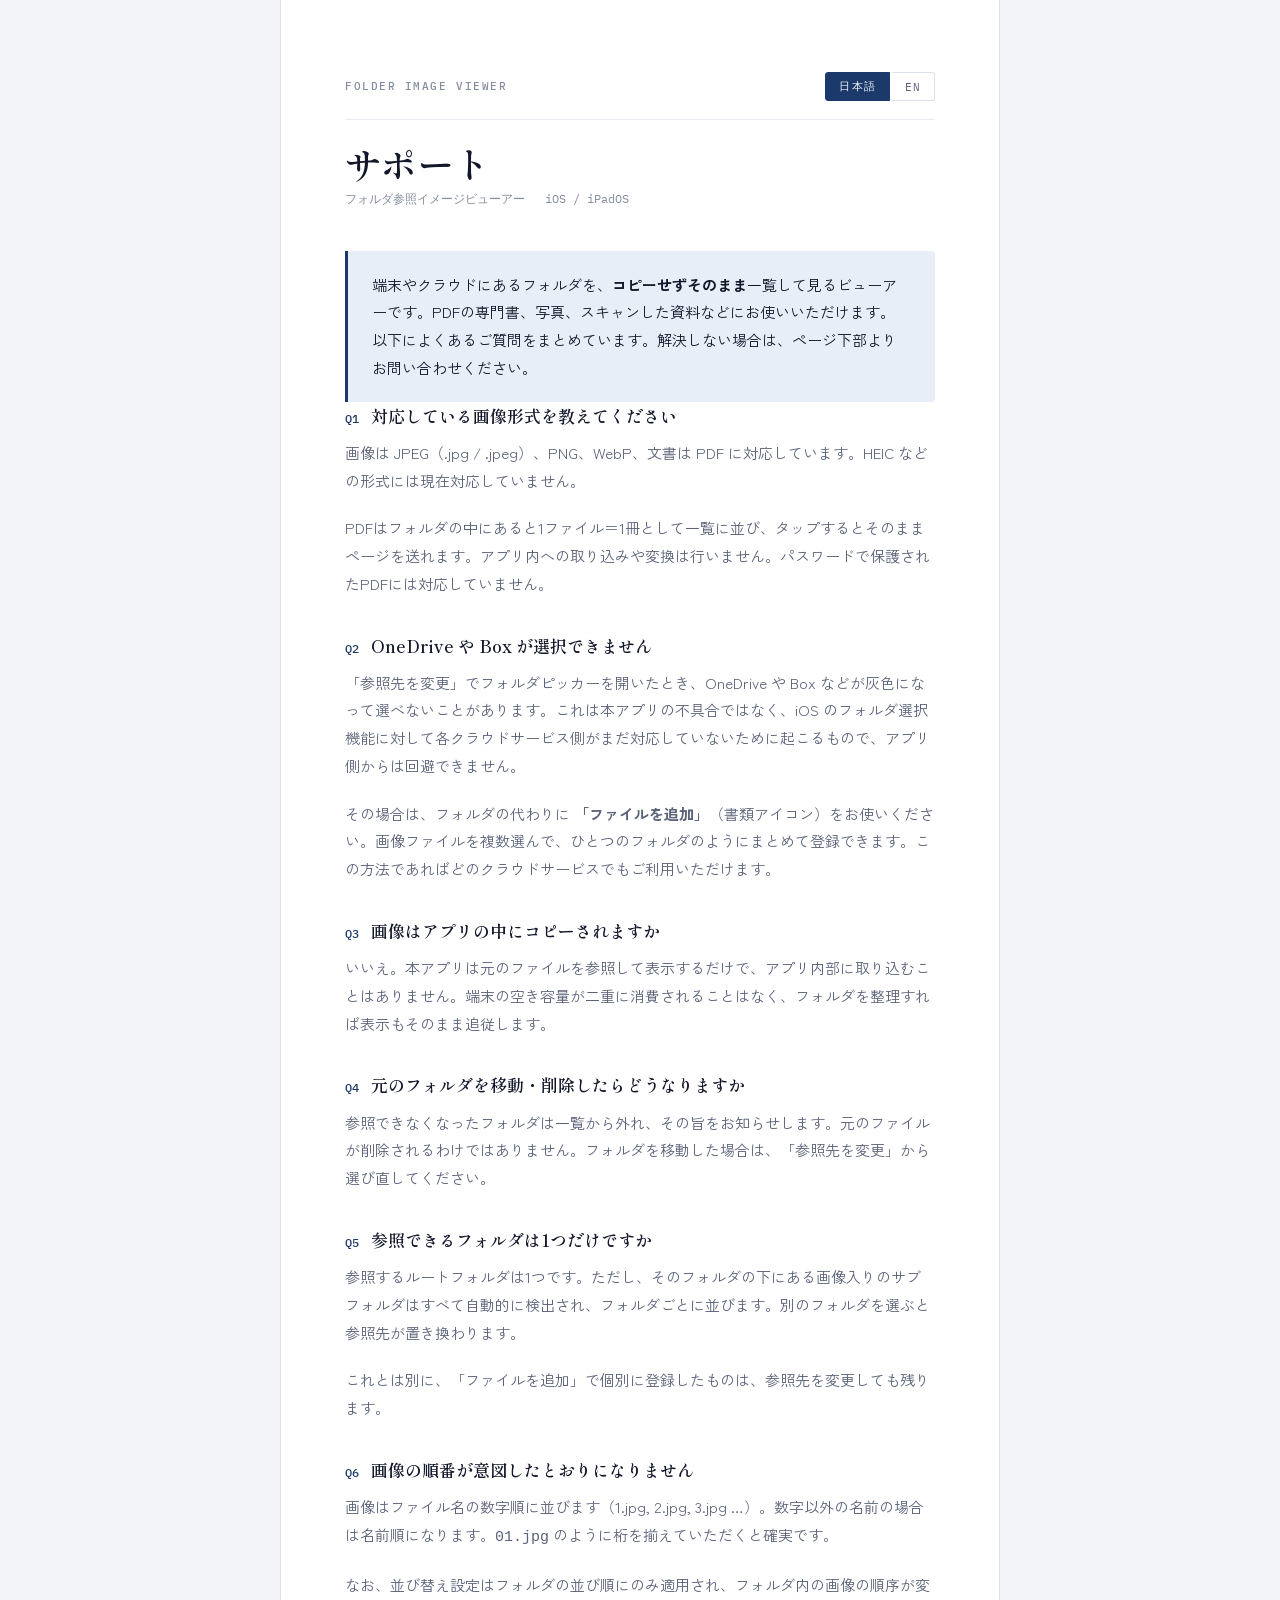
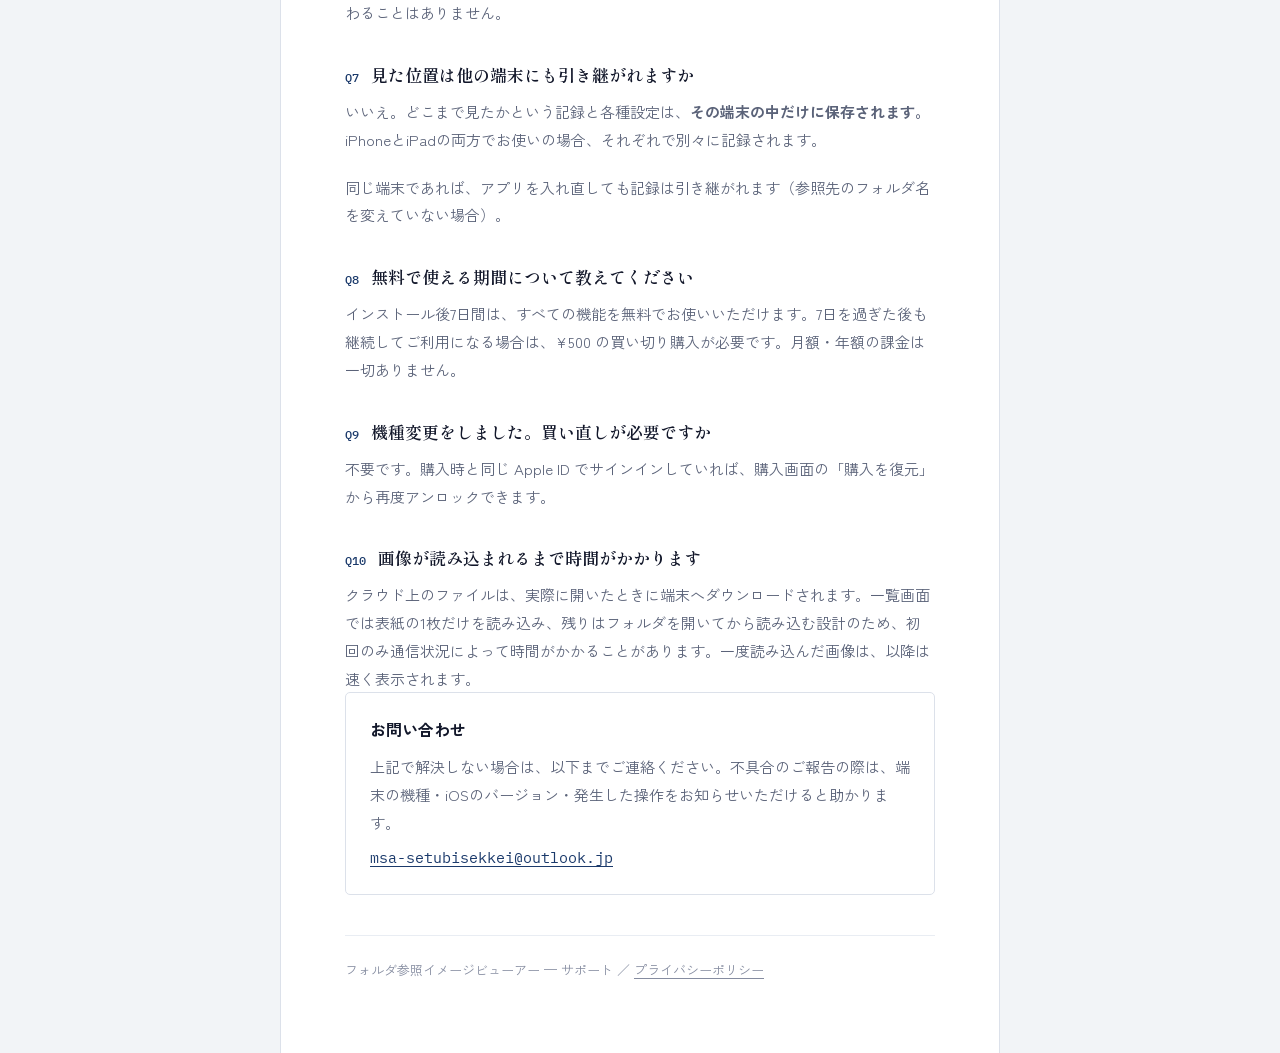
<file: index.html>
<!DOCTYPE html>
<html lang="ja">
<head>
<meta charset="utf-8">
<meta name="viewport" content="width=device-width, initial-scale=1">
<title>フォルダ参照イメージビューアー — サポート</title>
<meta name="description" content="フォルダ参照イメージビューアーのサポートページ。よくある質問とお問い合わせ先。">
<link rel="preconnect" href="https://fonts.googleapis.com">
<link rel="preconnect" href="https://fonts.gstatic.com" crossorigin>
<link rel="stylesheet" href="https://fonts.googleapis.com/css2?family=Shippori+Mincho:wght@600&family=Zen+Kaku+Gothic+New:wght@400;500;700&family=IBM+Plex+Mono:wght@400;500&display=swap">
<link rel="stylesheet" href="style.css">
</head>
<body>
<div class="sheet">
  <header>
    <div class="topline">
      <span class="appname">Folder Image Viewer</span>
      <div class="langswitch" role="group" aria-label="Language">
        <button id="btn-ja" type="button" aria-pressed="true">日本語</button>
        <button id="btn-en" type="button" aria-pressed="false">EN</button>
      </div>
    </div>
    <div id="head-ja">
      <h1>サポート</h1>
      <div class="meta"><span>フォルダ参照イメージビューアー</span><span>iOS / iPadOS</span></div>
    </div>
    <div id="head-en" hidden>
      <h1>Support</h1>
      <div class="meta"><span>Folder Image Viewer</span><span>iOS / iPadOS</span></div>
    </div>
  </header>

  <div id="body-ja">
    <div class="lede">
      端末やクラウドにあるフォルダを、<strong>コピーせずそのまま</strong>一覧して見るビューアーです。PDFの専門書、写真、スキャンした資料などにお使いいただけます。
      以下によくあるご質問をまとめています。解決しない場合は、ページ下部よりお問い合わせください。
    </div>

    <div class="clauses">
      <section class="clause">
        <h2><span class="num">Q1</span>対応している画像形式を教えてください</h2>
        <p>画像は JPEG（.jpg / .jpeg）、PNG、WebP、文書は PDF に対応しています。HEIC などの形式には現在対応していません。</p>
        <p>PDFはフォルダの中にあると1ファイル＝1冊として一覧に並び、タップするとそのままページを送れます。アプリ内への取り込みや変換は行いません。パスワードで保護されたPDFには対応していません。</p>
      </section>

      <section class="clause">
        <h2><span class="num">Q2</span>OneDrive や Box が選択できません</h2>
        <p>「参照先を変更」でフォルダピッカーを開いたとき、OneDrive や Box などが灰色になって選べないことがあります。これは本アプリの不具合ではなく、iOS のフォルダ選択機能に対して各クラウドサービス側がまだ対応していないために起こるもので、アプリ側からは回避できません。</p>
        <p>その場合は、フォルダの代わりに <strong>「ファイルを追加」</strong>（書類アイコン）をお使いください。画像ファイルを複数選んで、ひとつのフォルダのようにまとめて登録できます。この方法であればどのクラウドサービスでもご利用いただけます。</p>
      </section>

      <section class="clause">
        <h2><span class="num">Q3</span>画像はアプリの中にコピーされますか</h2>
        <p>いいえ。本アプリは元のファイルを参照して表示するだけで、アプリ内部に取り込むことはありません。端末の空き容量が二重に消費されることはなく、フォルダを整理すれば表示もそのまま追従します。</p>
      </section>

      <section class="clause">
        <h2><span class="num">Q4</span>元のフォルダを移動・削除したらどうなりますか</h2>
        <p>参照できなくなったフォルダは一覧から外れ、その旨をお知らせします。元のファイルが削除されるわけではありません。フォルダを移動した場合は、「参照先を変更」から選び直してください。</p>
      </section>

      <section class="clause">
        <h2><span class="num">Q5</span>参照できるフォルダは1つだけですか</h2>
        <p>参照するルートフォルダは1つです。ただし、そのフォルダの下にある画像入りのサブフォルダはすべて自動的に検出され、フォルダごとに並びます。別のフォルダを選ぶと参照先が置き換わります。</p>
        <p>これとは別に、「ファイルを追加」で個別に登録したものは、参照先を変更しても残ります。</p>
      </section>

      <section class="clause">
        <h2><span class="num">Q6</span>画像の順番が意図したとおりになりません</h2>
        <p>画像はファイル名の数字順に並びます（1.jpg, 2.jpg, 3.jpg …）。数字以外の名前の場合は名前順になります。<code>01.jpg</code> のように桁を揃えていただくと確実です。</p>
        <p>なお、並び替え設定はフォルダの並び順にのみ適用され、フォルダ内の画像の順序が変わることはありません。</p>
      </section>

      <section class="clause">
        <h2><span class="num">Q7</span>見た位置は他の端末にも引き継がれますか</h2>
        <p>いいえ。どこまで見たかという記録と各種設定は、<strong>その端末の中だけに保存されます。</strong>iPhoneとiPadの両方でお使いの場合、それぞれで別々に記録されます。</p>         <p>同じ端末であれば、アプリを入れ直しても記録は引き継がれます（参照先のフォルダ名を変えていない場合）。</p>
      </section>

      <section class="clause">
        <h2><span class="num">Q8</span>無料で使える期間について教えてください</h2>
        <p>インストール後7日間は、すべての機能を無料でお使いいただけます。7日を過ぎた後も継続してご利用になる場合は、¥500 の買い切り購入が必要です。月額・年額の課金は一切ありません。</p>
      </section>

      <section class="clause">
        <h2><span class="num">Q9</span>機種変更をしました。買い直しが必要ですか</h2>
        <p>不要です。購入時と同じ Apple ID でサインインしていれば、購入画面の「購入を復元」から再度アンロックできます。</p>
      </section>

      <section class="clause">
        <h2><span class="num">Q10</span>画像が読み込まれるまで時間がかかります</h2>
        <p>クラウド上のファイルは、実際に開いたときに端末へダウンロードされます。一覧画面では表紙の1枚だけを読み込み、残りはフォルダを開いてから読み込む設計のため、初回のみ通信状況によって時間がかかることがあります。一度読み込んだ画像は、以降は速く表示されます。</p>
      </section>
    </div>

    <div class="contact">
      <strong>お問い合わせ</strong>
      <p>上記で解決しない場合は、以下までご連絡ください。不具合のご報告の際は、端末の機種・iOSのバージョン・発生した操作をお知らせいただけると助かります。</p>
      <span class="addr"><a href="mailto:msa-setubisekkei@outlook.jp">msa-setubisekkei@outlook.jp</a></span>
    </div>
  </div>

  <div id="body-en" hidden>
    <div class="lede">
      A viewer for the folders already on your device or in the cloud —
      <strong>without copying anything</strong>. Technical PDFs, photos, scanned documents, and more.
      Common questions are answered below; if none of them help, please get in touch at the bottom of this page.
    </div>

    <div class="clauses">
      <section class="clause">
        <h2><span class="num">Q1</span>Which image formats are supported?</h2>
        <p>Images: JPEG (.jpg / .jpeg), PNG, and WebP. Documents: PDF. HEIC is not currently supported.</p>
        <p>A PDF inside your folder appears as a single entry — one file, one volume — and opens straight into page turning. Nothing is converted or imported. Password-protected PDFs are not supported.</p>
      </section>

      <section class="clause">
        <h2><span class="num">Q2</span>I can't select OneDrive or Box</h2>
        <p>When you open the folder picker via "Change Source Folder", services such as OneDrive and Box may appear greyed out. This is not a fault in the app — those services have not yet adopted the iOS API required for folder selection, and the app cannot work around it.</p>
        <p>Use <strong>"Add Files"</strong> (the document icon) instead. You can select several image files at once and register them as a single group. This works with any cloud service.</p>
      </section>

      <section class="clause">
        <h2><span class="num">Q3</span>Are my images copied into the app?</h2>
        <p>No. The app reads your original files in place and never imports them. Your storage is not consumed twice, and reorganising your folders is reflected immediately.</p>
      </section>

      <section class="clause">
        <h2><span class="num">Q4</span>What happens if I move or delete the original folder?</h2>
        <p>Folders that can no longer be reached are removed from the gallery and you are notified. Your original files are never deleted. If you moved a folder, simply re-select it via "Change Source Folder".</p>
      </section>

      <section class="clause">
        <h2><span class="num">Q5</span>Can I reference more than one folder?</h2>
        <p>One source folder at a time. Every subfolder containing images beneath it is detected automatically and listed as its own group. Choosing another folder replaces the current one.</p>
        <p>Groups added individually via "Add Files" are separate and are kept when you change the source folder.</p>
      </section>

      <section class="clause">
        <h2><span class="num">Q6</span>My images are in the wrong order</h2>
        <p>Images follow the numbers in their file names (1.jpg, 2.jpg, 3.jpg …). Names without numbers fall back to alphabetical order. Zero-padding (<code>01.jpg</code>) is the most reliable.</p>
        <p>The sort setting applies only to the order of folders in the gallery — it never changes the order inside them.</p>
      </section>

      <section class="clause">
        <h2><span class="num">Q7</span>Does my position carry across devices?</h2>
        <p>No. Your position and preferences are stored <strong>on that device only</strong>. If you use both an iPhone and an iPad, each keeps its own record.</p>         <p>On the same device, your position survives reinstalling the app, as long as your folder names have not changed.</p>
      </section>

      <section class="clause">
        <h2><span class="num">Q8</span>How does the free period work?</h2>
        <p>Everything is free for 7 days after install. To keep using the app after that, a one-time purchase of ¥500 unlocks it permanently. There are no subscriptions.</p>
      </section>

      <section class="clause">
        <h2><span class="num">Q9</span>I got a new device — do I have to buy it again?</h2>
        <p>No. As long as you are signed in with the same Apple ID, tap "Restore Purchase" on the purchase screen to unlock it again.</p>
      </section>

      <section class="clause">
        <h2><span class="num">Q10</span>Images take a while to load</h2>
        <p>Files stored in the cloud are downloaded when you actually open them. The gallery loads only the cover of each folder, and the rest load once you open it — so the first read may take a moment depending on your connection. Pages load quickly after that.</p>
      </section>
    </div>

    <div class="contact">
      <strong>Contact</strong>
      <p>If none of the above helps, please get in touch. For bug reports, it helps to include your device model, iOS version, and what you were doing when the problem occurred.</p>
      <span class="addr"><a href="mailto:msa-setubisekkei@outlook.jp">msa-setubisekkei@outlook.jp</a></span>
    </div>
  </div>

  <footer>
    <span id="foot-ja">フォルダ参照イメージビューアー — サポート ／ <a href="privacy.html">プライバシーポリシー</a></span>
    <span id="foot-en" hidden>Folder Image Viewer — Support ／ <a href="privacy.html">Privacy Policy</a></span>
  </footer>
</div>
<script src="lang.js"></script>
</body>
</html>
</file>
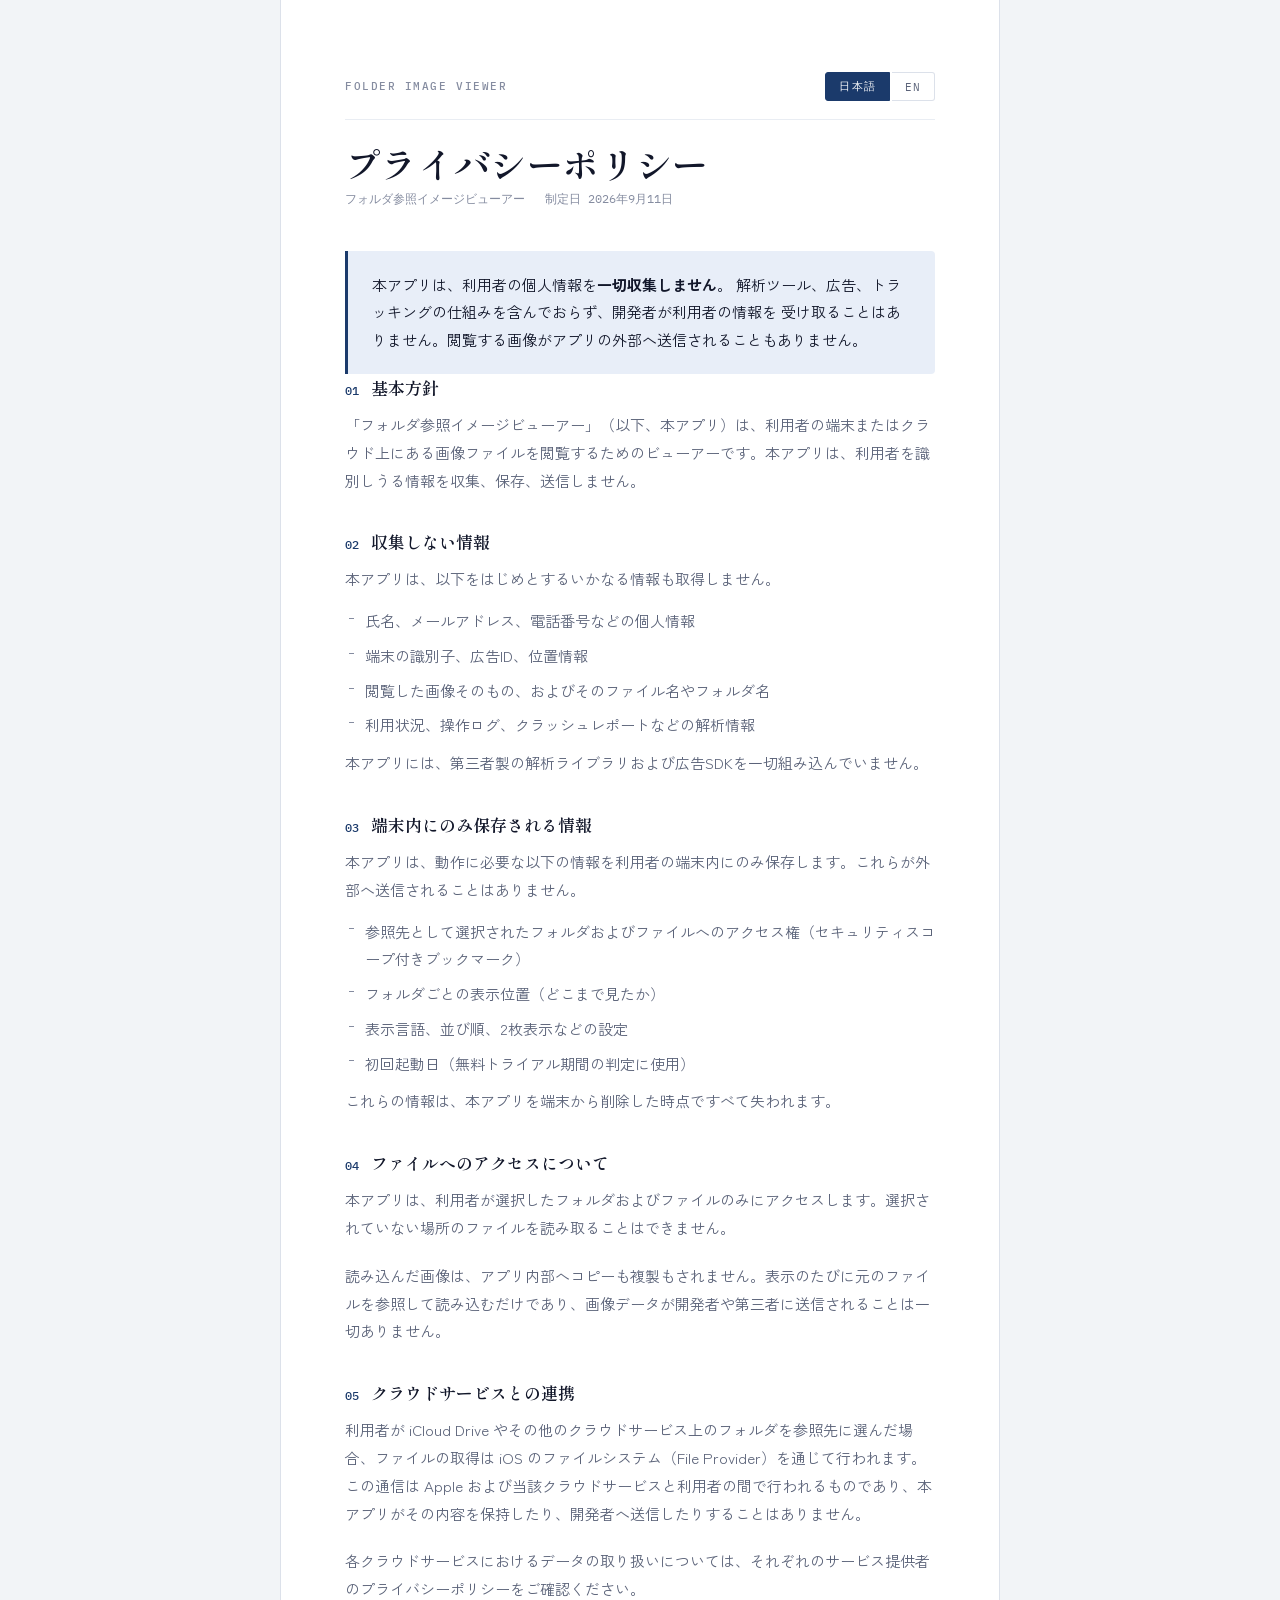
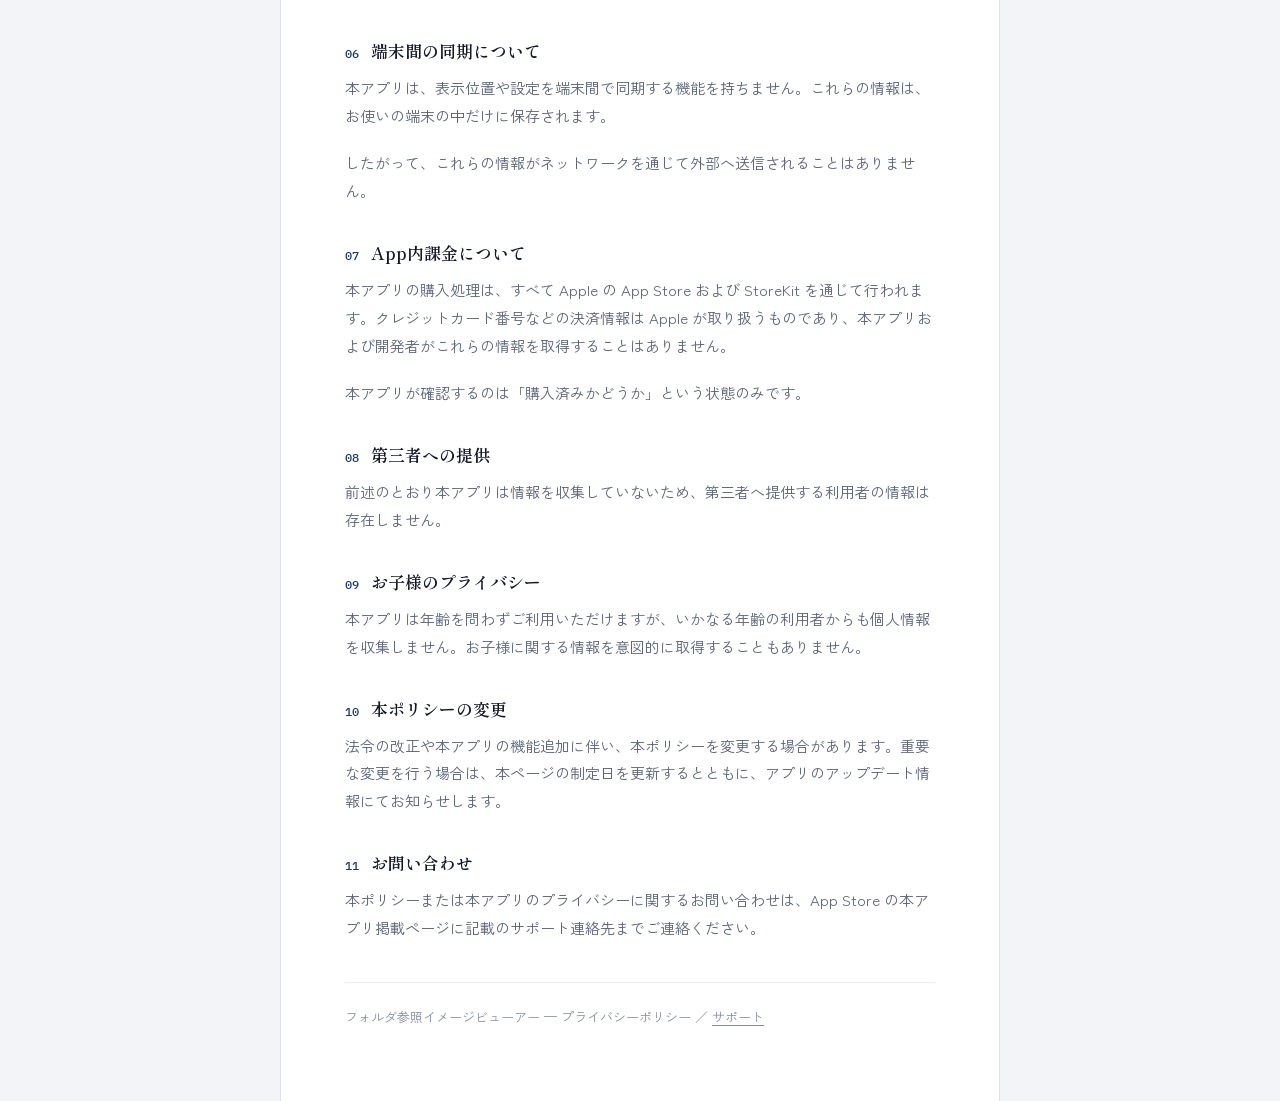
<file: privacy.html>
<!DOCTYPE html>
<html lang="ja">
<head>
<meta charset="utf-8">
<meta name="viewport" content="width=device-width, initial-scale=1">
<title>フォルダ参照イメージビューアー — プライバシーポリシー</title>
<meta name="description" content="フォルダ参照イメージビューアーのプライバシーポリシー。本アプリは個人情報を一切収集しません。">
<link rel="preconnect" href="https://fonts.googleapis.com">
<link rel="preconnect" href="https://fonts.gstatic.com" crossorigin>
<link rel="stylesheet" href="https://fonts.googleapis.com/css2?family=Shippori+Mincho:wght@600&family=Zen+Kaku+Gothic+New:wght@400;500;700&family=IBM+Plex+Mono:wght@400;500&display=swap">
<link rel="stylesheet" href="style.css">
</head>
<body>
<div class="sheet">
  <header>
    <div class="topline">
      <span class="appname">Folder Image Viewer</span>
      <div class="langswitch" role="group" aria-label="Language">
        <button id="btn-ja" type="button" aria-pressed="true">日本語</button>
        <button id="btn-en" type="button" aria-pressed="false">EN</button>
      </div>
    </div>

    <div id="head-ja">
      <h1>プライバシーポリシー</h1>
      <div class="meta">
        <span>フォルダ参照イメージビューアー</span>
        <span>制定日 2026年9月11日</span>
      </div>
    </div>

    <div id="head-en" hidden>
      <h1>Privacy Policy</h1>
      <div class="meta">
        <span>Folder Image Viewer</span>
        <span>Effective 11 September 2026</span>
      </div>
    </div>
  </header>

  <!-- ============== 日本語 ============== -->
  <div id="body-ja">
    <div class="lede">
      本アプリは、利用者の個人情報を<strong>一切収集しません</strong>。
      解析ツール、広告、トラッキングの仕組みを含んでおらず、開発者が利用者の情報を
      受け取ることはありません。閲覧する画像がアプリの外部へ送信されることもありません。
    </div>

    <div class="clauses">
      <section class="clause">
        <h2><span class="num">01</span>基本方針</h2>
        <p>「フォルダ参照イメージビューアー」（以下、本アプリ）は、利用者の端末またはクラウド上にある画像ファイルを閲覧するためのビューアーです。本アプリは、利用者を識別しうる情報を収集、保存、送信しません。</p>
      </section>

      <section class="clause">
        <h2><span class="num">02</span>収集しない情報</h2>
        <p>本アプリは、以下をはじめとするいかなる情報も取得しません。</p>
        <ul>
          <li>氏名、メールアドレス、電話番号などの個人情報</li>
          <li>端末の識別子、広告ID、位置情報</li>
          <li>閲覧した画像そのもの、およびそのファイル名やフォルダ名</li>
          <li>利用状況、操作ログ、クラッシュレポートなどの解析情報</li>
        </ul>
        <p>本アプリには、第三者製の解析ライブラリおよび広告SDKを一切組み込んでいません。</p>
      </section>

      <section class="clause">
        <h2><span class="num">03</span>端末内にのみ保存される情報</h2>
        <p>本アプリは、動作に必要な以下の情報を利用者の端末内にのみ保存します。これらが外部へ送信されることはありません。</p>
        <ul>
          <li>参照先として選択されたフォルダおよびファイルへのアクセス権（セキュリティスコープ付きブックマーク）</li>
          <li>フォルダごとの表示位置（どこまで見たか）</li>
          <li>表示言語、並び順、2枚表示などの設定</li>
          <li>初回起動日（無料トライアル期間の判定に使用）</li>
        </ul>
        <p>これらの情報は、本アプリを端末から削除した時点ですべて失われます。</p>
      </section>

      <section class="clause">
        <h2><span class="num">04</span>ファイルへのアクセスについて</h2>
        <p>本アプリは、利用者が選択したフォルダおよびファイルのみにアクセスします。選択されていない場所のファイルを読み取ることはできません。</p>
        <p>読み込んだ画像は、アプリ内部へコピーも複製もされません。表示のたびに元のファイルを参照して読み込むだけであり、画像データが開発者や第三者に送信されることは一切ありません。</p>
      </section>

      <section class="clause">
        <h2><span class="num">05</span>クラウドサービスとの連携</h2>
        <p>利用者が iCloud Drive やその他のクラウドサービス上のフォルダを参照先に選んだ場合、ファイルの取得は iOS のファイルシステム（File Provider）を通じて行われます。この通信は Apple および当該クラウドサービスと利用者の間で行われるものであり、本アプリがその内容を保持したり、開発者へ送信したりすることはありません。</p>
        <p>各クラウドサービスにおけるデータの取り扱いについては、それぞれのサービス提供者のプライバシーポリシーをご確認ください。</p>
      </section>

      <section class="clause">
        <h2><span class="num">06</span>端末間の同期について</h2>
        <p>本アプリは、表示位置や設定を端末間で同期する機能を持ちません。これらの情報は、お使いの端末の中だけに保存されます。</p>
        <p>したがって、これらの情報がネットワークを通じて外部へ送信されることはありません。</p>
      </section>

      <section class="clause">
        <h2><span class="num">07</span>App内課金について</h2>
        <p>本アプリの購入処理は、すべて Apple の App Store および StoreKit を通じて行われます。クレジットカード番号などの決済情報は Apple が取り扱うものであり、本アプリおよび開発者がこれらの情報を取得することはありません。</p>
        <p>本アプリが確認するのは「購入済みかどうか」という状態のみです。</p>
      </section>

      <section class="clause">
        <h2><span class="num">08</span>第三者への提供</h2>
        <p>前述のとおり本アプリは情報を収集していないため、第三者へ提供する利用者の情報は存在しません。</p>
      </section>

      <section class="clause">
        <h2><span class="num">09</span>お子様のプライバシー</h2>
        <p>本アプリは年齢を問わずご利用いただけますが、いかなる年齢の利用者からも個人情報を収集しません。お子様に関する情報を意図的に取得することもありません。</p>
      </section>

      <section class="clause">
        <h2><span class="num">10</span>本ポリシーの変更</h2>
        <p>法令の改正や本アプリの機能追加に伴い、本ポリシーを変更する場合があります。重要な変更を行う場合は、本ページの制定日を更新するとともに、アプリのアップデート情報にてお知らせします。</p>
      </section>

      <section class="clause">
        <h2><span class="num">11</span>お問い合わせ</h2>
        <p>本ポリシーまたは本アプリのプライバシーに関するお問い合わせは、App Store の本アプリ掲載ページに記載のサポート連絡先までご連絡ください。</p>
      </section>
    </div>
  </div>

  <!-- ============== English ============== -->
  <div id="body-en" hidden>
    <div class="lede">
      This app <strong>collects no personal information whatsoever</strong>.
      It contains no analytics, no advertising, and no tracking of any kind, and the
      developer receives no information about you. The images you view are never
      transmitted anywhere outside the app.
    </div>

    <div class="clauses">
      <section class="clause">
        <h2><span class="num">01</span>Our position</h2>
        <p>Folder Image Viewer ("the app") is a viewer for image files that already live on your device or in your cloud storage. The app does not collect, store, or transmit any information that could identify you.</p>
      </section>

      <section class="clause">
        <h2><span class="num">02</span>What we do not collect</h2>
        <p>The app gathers none of the following:</p>
        <ul>
          <li>Personal information such as your name, email address, or phone number</li>
          <li>Device identifiers, advertising IDs, or location data</li>
          <li>The images you view, or their file and folder names</li>
          <li>Usage analytics, interaction logs, or crash reports</li>
        </ul>
        <p>No third-party analytics library or advertising SDK is included in the app.</p>
      </section>

      <section class="clause">
        <h2><span class="num">03</span>What is stored on your device only</h2>
        <p>The app stores the following on your device in order to function. None of it leaves your device.</p>
        <ul>
          <li>Access permissions for the folders and files you selected (security-scoped bookmarks)</li>
          <li>Your viewing position within each folder</li>
          <li>Preferences such as display language, sort order, and two-up view</li>
          <li>The date of first launch, used to determine the free trial period</li>
        </ul>
        <p>All of this is erased when you delete the app from your device.</p>
      </section>

      <section class="clause">
        <h2><span class="num">04</span>How the app accesses your files</h2>
        <p>The app can access only the folders and files you have explicitly selected. It cannot read anything elsewhere on your device.</p>
        <p>Images are never copied or duplicated into the app. Each time a page is shown, the original file is read in place. Image data is never sent to the developer or to any third party.</p>
      </section>

      <section class="clause">
        <h2><span class="num">05</span>Cloud storage</h2>
        <p>If you choose a folder in iCloud Drive or another cloud service, files are retrieved through the iOS file system (File Provider). That exchange takes place between you, Apple, and the cloud provider. The app neither retains the contents of that exchange nor forwards anything to the developer.</p>
        <p>For how each cloud service handles your data, please consult that provider's own privacy policy.</p>
      </section>

      <section class="clause">
        <h2><span class="num">06</span>Syncing between devices</h2>
        <p>The app has no feature for syncing your viewing positions or preferences between devices. That information is kept only on the device you are using.</p>
        <p>It is therefore never transmitted anywhere over the network.</p>
      </section>

      <section class="clause">
        <h2><span class="num">07</span>In-app purchases</h2>
        <p>All purchases are handled by Apple through the App Store and StoreKit. Payment details such as card numbers are handled entirely by Apple; neither the app nor the developer ever receives them.</p>
        <p>The only thing the app checks is whether a purchase has been made.</p>
      </section>

      <section class="clause">
        <h2><span class="num">08</span>Sharing with third parties</h2>
        <p>Because the app collects nothing, there is no user information to share with anyone.</p>
      </section>

      <section class="clause">
        <h2><span class="num">09</span>Children's privacy</h2>
        <p>The app is suitable for users of any age and collects no personal information from users of any age. It does not knowingly gather information about children.</p>
      </section>

      <section class="clause">
        <h2><span class="num">10</span>Changes to this policy</h2>
        <p>This policy may be revised as laws change or as features are added to the app. If a material change is made, the effective date above will be updated and the change noted in the app's release notes.</p>
      </section>

      <section class="clause">
        <h2><span class="num">11</span>Contact</h2>
        <p>For questions about this policy or about privacy in the app, please use the support contact listed on the app's App Store page.</p>
      </section>
    </div>
  </div>

  <footer>
    <span id="foot-ja">フォルダ参照イメージビューアー — プライバシーポリシー ／ <a href="index.html">サポート</a></span>
    <span id="foot-en" hidden>Folder Image Viewer — Privacy Policy ／ <a href="index.html">Support</a></span>
  </footer>
</div>
<script src="lang.js"></script>
</body>
</html>
</file>
<file: style.css>
:root{
  --ground:#F2F4F7; --surface:#FFFFFF; --ink:#12172A; --muted:#5B6379; --faint:#858CA0;
  --line:#DCE1EA; --line-soft:#E9EDF3; --accent:#1B3A6B; --accent-soft:#E8EEF8;
  --serif:"Shippori Mincho","Hiragino Mincho ProN","Yu Mincho",Georgia,serif;
  --sans:"Zen Kaku Gothic New","Hiragino Sans","Yu Gothic",system-ui,sans-serif;
  --mono:"IBM Plex Mono",ui-monospace,"SFMono-Regular",Menlo,monospace;
}
@media (prefers-color-scheme:dark){
  :root:not([data-theme="light"]){
    --ground:#0E1118; --surface:#161B26; --ink:#E6EAF2; --muted:#9AA3B7; --faint:#7A8398;
    --line:#2A313F; --line-soft:#222835; --accent:#9FC0F0; --accent-soft:#1B2536;
  }
}
:root[data-theme="dark"]{
  --ground:#0E1118; --surface:#161B26; --ink:#E6EAF2; --muted:#9AA3B7; --faint:#7A8398;
  --line:#2A313F; --line-soft:#222835; --accent:#9FC0F0; --accent-soft:#1B2536;
}
*{box-sizing:border-box}
html{-webkit-text-size-adjust:100%}
body{margin:0;background:var(--ground);color:var(--ink);font-family:var(--sans);
  font-size:16px;line-height:1.85;padding-inline:20px;-webkit-font-smoothing:antialiased}
img{max-width:100%}
[hidden]{display:none!important}
.sheet{max-width:720px;margin-inline:auto;background:var(--surface);
  border-left:1px solid var(--line);border-right:1px solid var(--line);
  padding-inline:clamp(20px,5vw,64px);padding-block:clamp(36px,7vw,72px);
  display:flex;flex-direction:column;gap:40px;min-height:100vh}
header{display:flex;flex-direction:column;gap:18px}
.topline{display:flex;flex-wrap:wrap;align-items:center;justify-content:space-between;
  gap:16px;padding-bottom:18px;border-bottom:1px solid var(--line-soft)}
.appname{font-family:var(--mono);font-size:11px;font-weight:500;letter-spacing:.14em;
  text-transform:uppercase;color:var(--faint)}
.langswitch{display:flex;gap:2px}
.langswitch button{font-family:var(--mono);font-size:11px;letter-spacing:.1em;padding:6px 13px;
  border:1px solid var(--line);background:transparent;color:var(--muted);cursor:pointer;
  transition:background .15s,color .15s}
.langswitch button:first-child{border-radius:3px 0 0 3px}
.langswitch button:last-child{border-radius:0 3px 3px 0;border-left:none}
.langswitch button:hover{color:var(--ink)}
.langswitch button[aria-pressed="true"]{background:var(--accent);border-color:var(--accent);color:var(--ground)}
.langswitch button:focus-visible{outline:2px solid var(--accent);outline-offset:2px}
h1{font-family:var(--serif);font-weight:600;font-size:clamp(26px,5vw,36px);line-height:1.4;
  letter-spacing:.01em;margin:0;text-wrap:balance}
.meta{font-family:var(--mono);font-size:12px;color:var(--faint);display:flex;flex-wrap:wrap;gap:6px 20px}
.lede{border-left:3px solid var(--accent);background:var(--accent-soft);padding:20px 24px;
  border-radius:0 4px 4px 0;font-size:15px;color:var(--ink)}
.lede strong{font-weight:700}
.clauses{display:flex;flex-direction:column;gap:34px}
section.clause{display:flex;flex-direction:column;gap:10px}
h2{font-family:var(--serif);font-weight:600;font-size:17px;line-height:1.6;margin:0;
  display:flex;gap:12px;align-items:baseline}
h2 .num{font-family:var(--mono);font-size:12px;font-weight:500;color:var(--accent);
  flex:none;font-variant-numeric:tabular-nums}
p{margin:0;font-size:15px;color:var(--muted)}
section.clause p+p{margin-top:10px}
ul{margin:4px 0 0;padding-left:0;list-style:none;display:flex;flex-direction:column;gap:7px}
li{font-size:15px;color:var(--muted);padding-left:20px;position:relative}
li::before{content:"";position:absolute;left:4px;top:.72em;width:5px;height:1px;background:var(--faint)}
a{color:var(--accent);text-underline-offset:3px}
.contact{border:1px solid var(--line);border-radius:5px;padding:22px 24px;
  display:flex;flex-direction:column;gap:8px}
.contact .addr{font-family:var(--mono);font-size:15px;word-break:break-all}
footer{border-top:1px solid var(--line-soft);padding-top:22px;font-size:13px;color:var(--faint);
  display:flex;flex-direction:column;gap:6px}
footer a{color:var(--faint)}
@media (prefers-reduced-motion:reduce){*{transition:none!important}}
</file>
